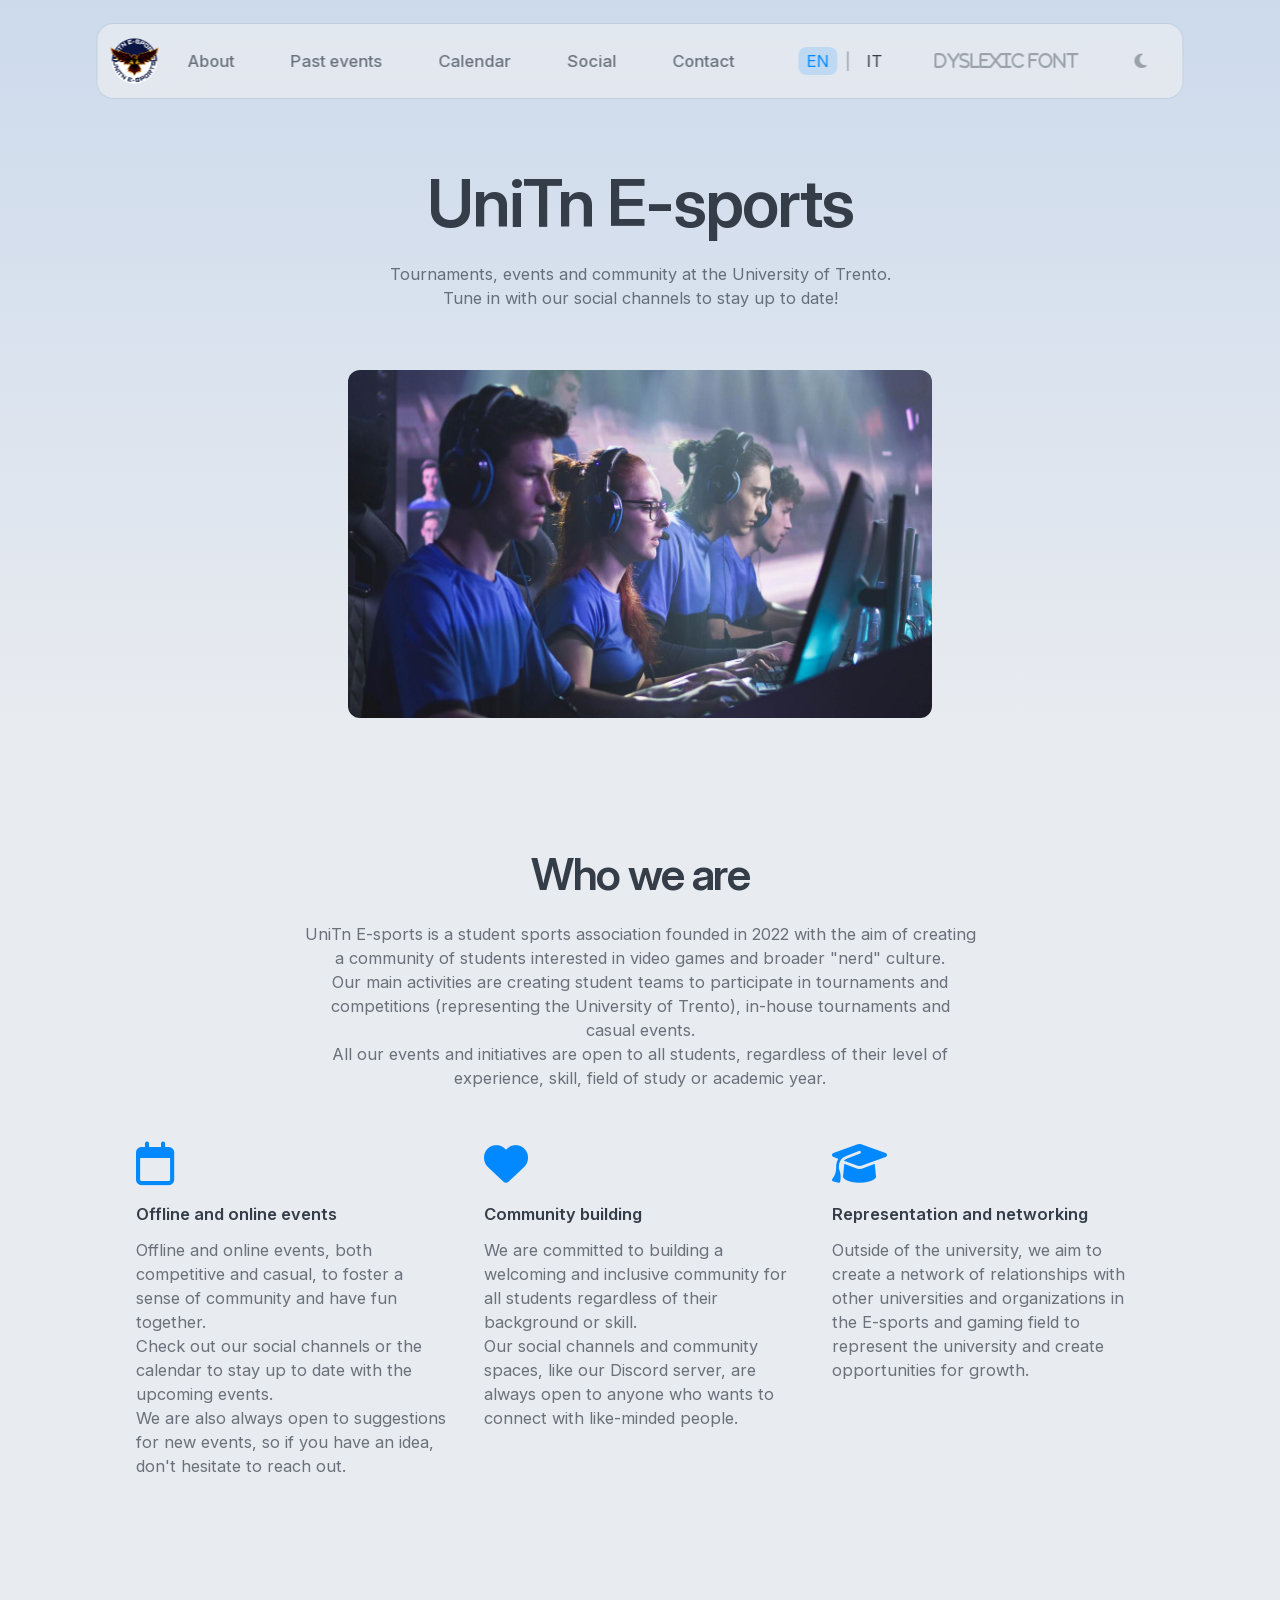
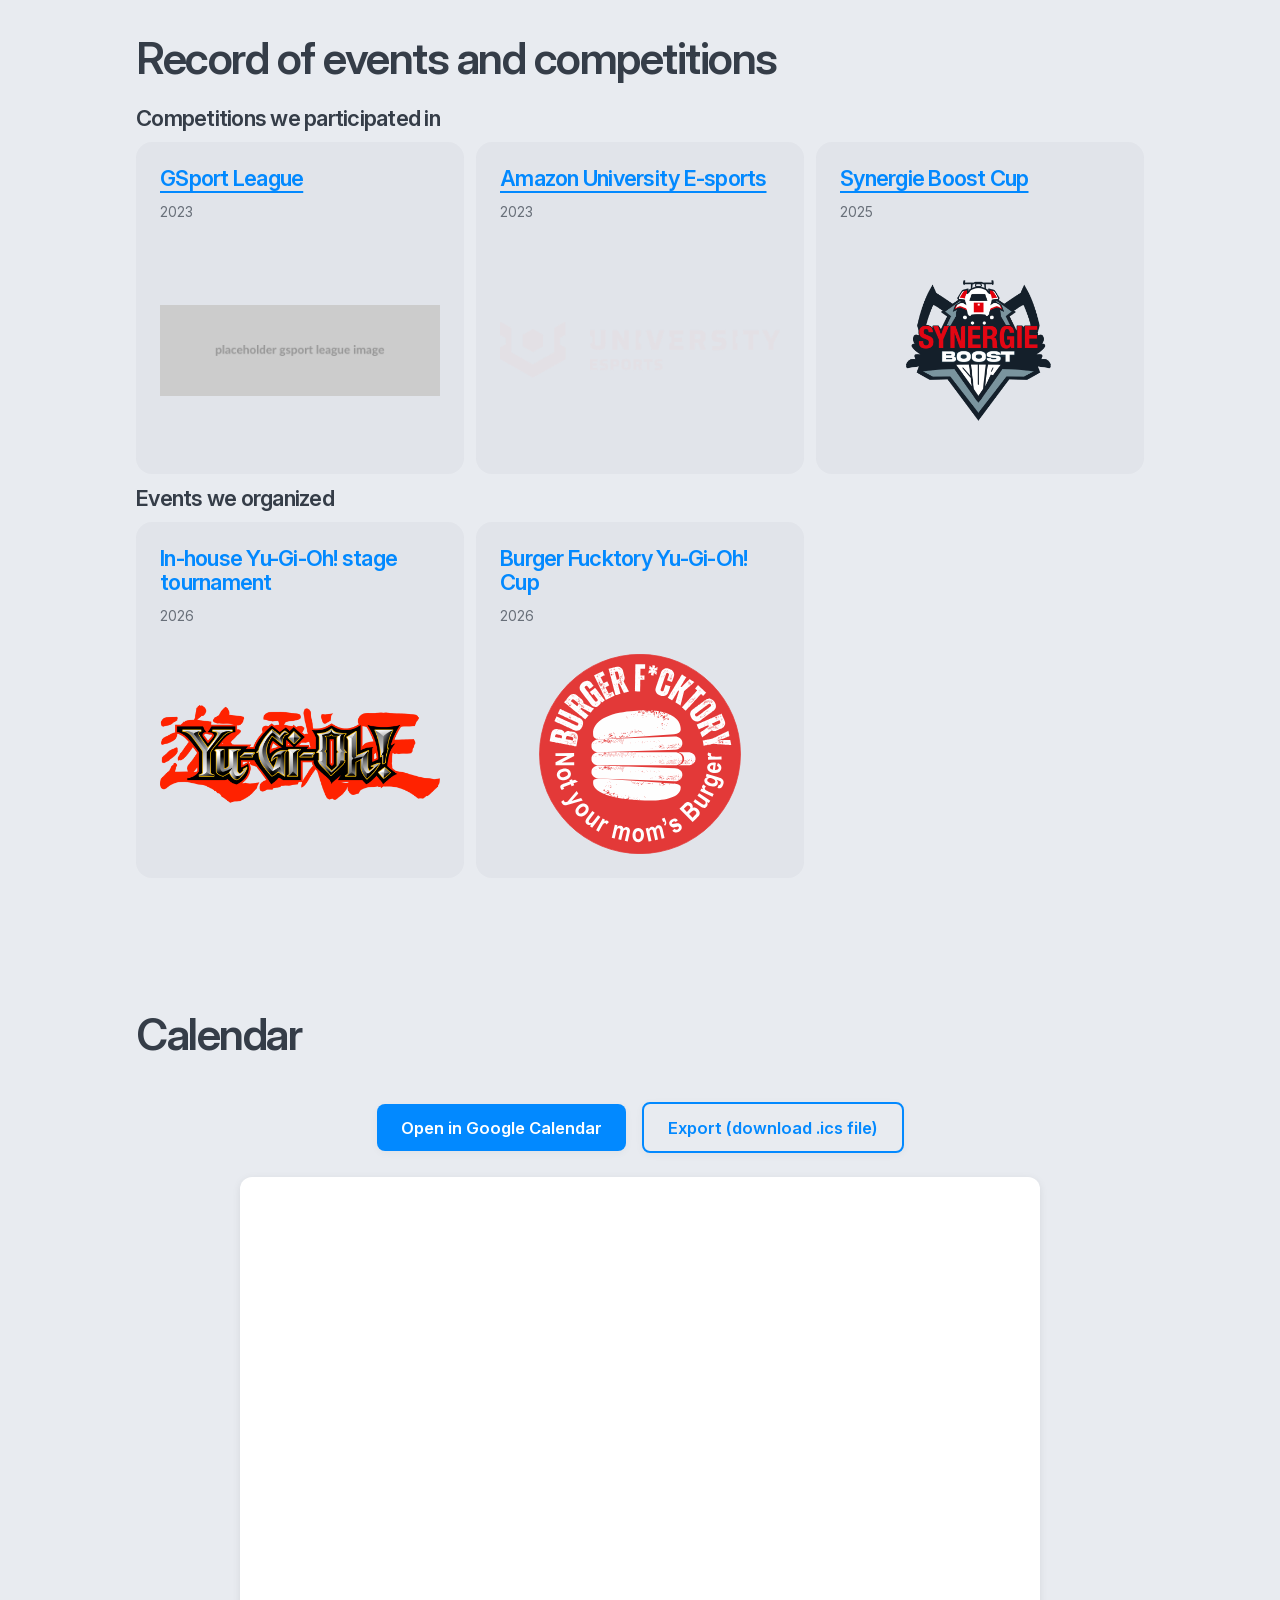
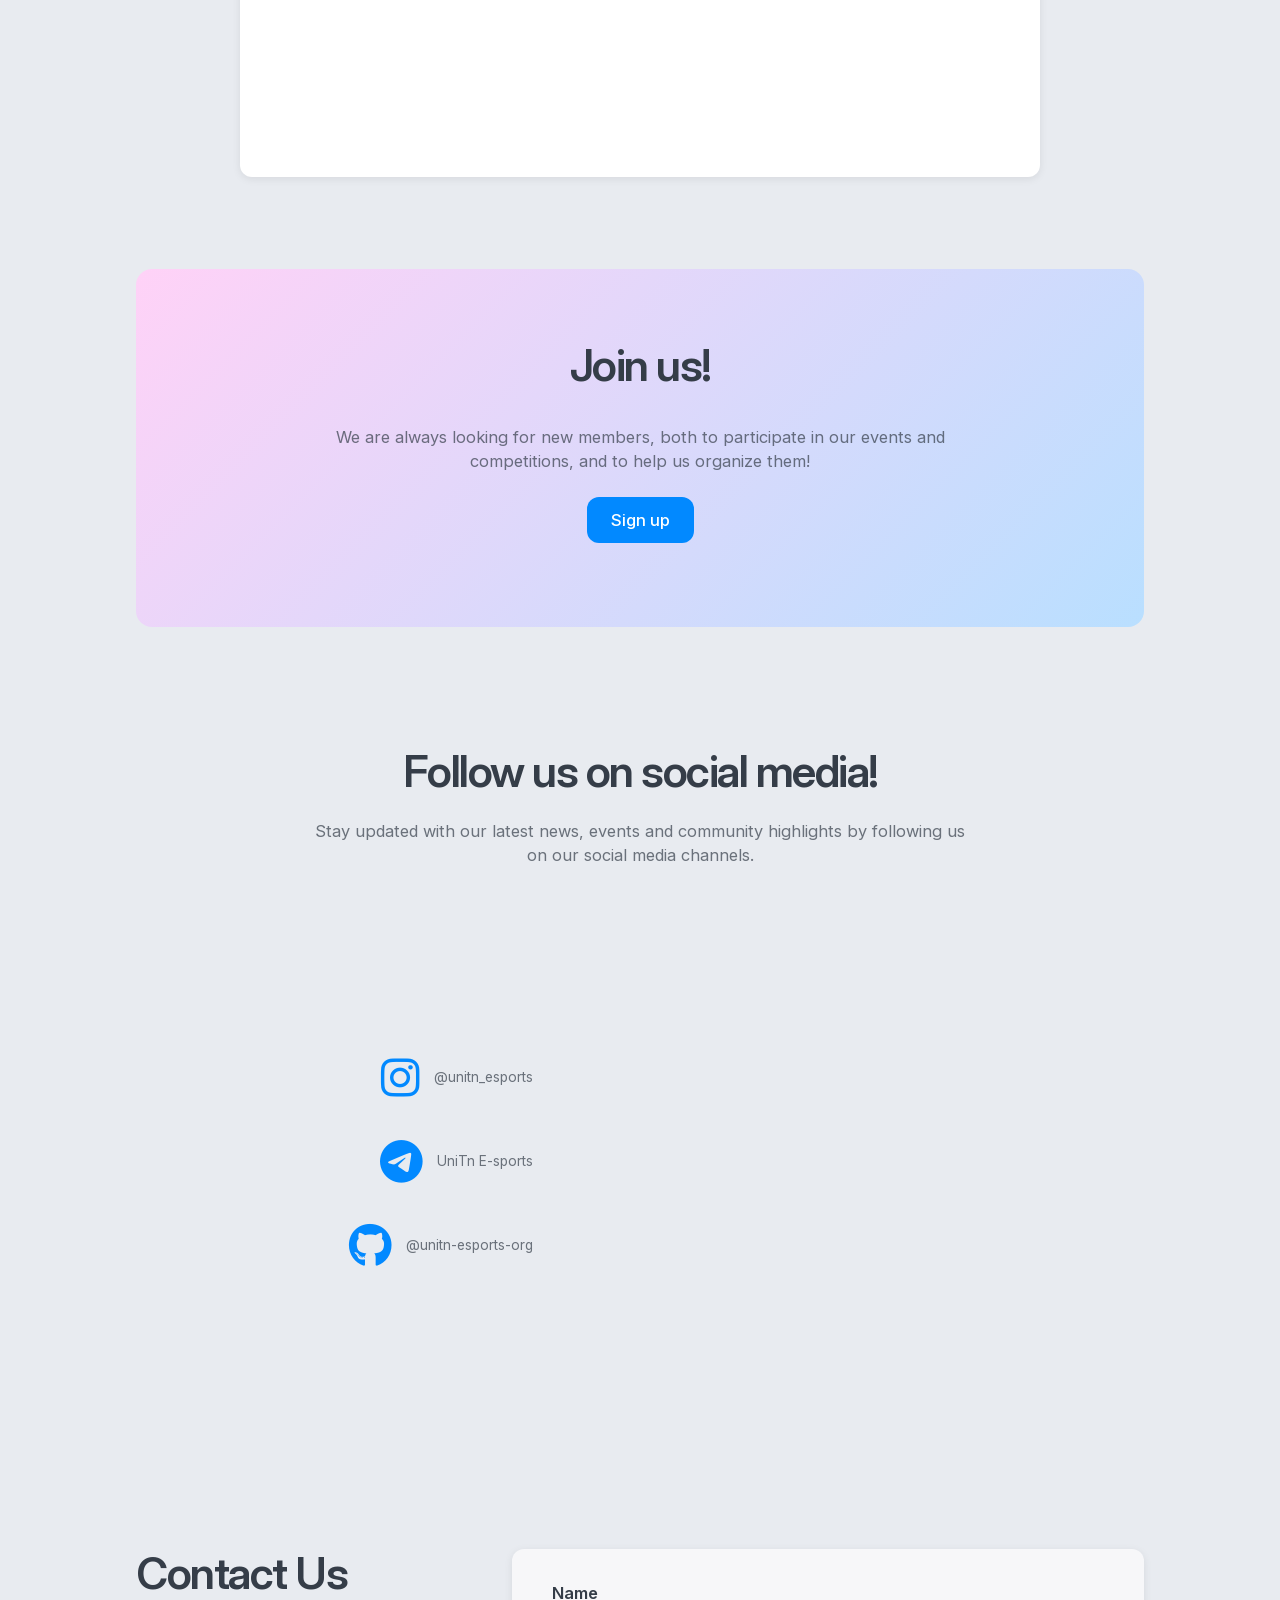
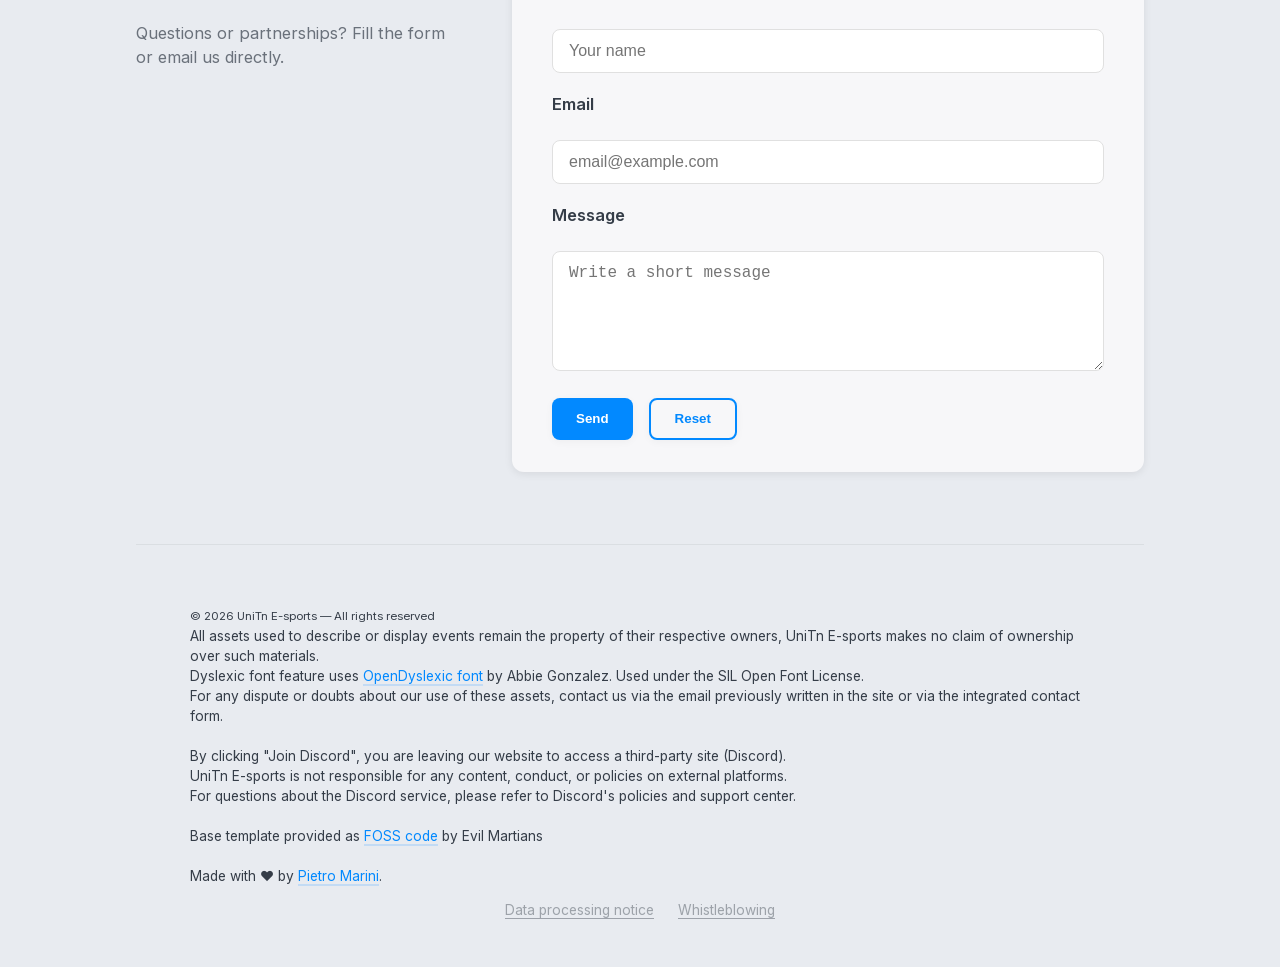
<file: index.html>
<!DOCTYPE html>
<html lang="en" class="theme-light">

<head>
  <!-- Meta tags for SEO -->
  <meta charset="utf-8" />
  <meta name="viewport" content="width=device-width,initial-scale=1" />
  <meta name="description" content="UniTn E-sports is the official University of Trento student association for competitive gaming, tournaments, and esports events. Join our vibrant community!" />
  <meta name="robots" content="index, follow" />
  <link rel="canonical" href="https://unitnesports.it/" />
  <title>UniTn E-sports</title>

  <meta property="og:type" content="website" />
  <meta property="og:url" content="https://unitnesports.it/" />
  <meta property="og:title" content="UniTn E-sports" />
  <meta property="og:description" content="UniTn E-sports is the official University of Trento student association for competitive gaming, tournaments, and esports events. Join our vibrant community!" />
  <meta property="og:image" content="https://unitnesports.it/images/logo_no_bg.png" />
  <meta property="og:site_name" content="UniTn E-sports" />

  <!-- Organization Schema.org -->
  <script type="application/ld+json">
    {
      "@context": "https://schema.org",
      "@type": "CollegeOrUniversity",
      "name": "UniTn E-sports",
      "url": "https://unitnesports.it",
      "logo": "https://unitnesports.it/images/logo_no_bg.png",
      "description": "UniTn E-sports is the official University of Trento student association for competitive gaming, tournaments, and esports events. Join our vibrant community!"
    }
  </script>

  <!-- Favicon and icons -->
  <link rel="icon" href="/images/favicon/favicon.ico" sizes="any" />
  <link rel="icon" type="image/png" href="/images/favicon/favicon-32x32.png" sizes="32x32" />
  <link rel="icon" type="image/png" href="/images/favicon/favicon-16x16.png" sizes="16x16" />
  <link rel="apple-touch-icon" href="/images/favicon/apple-touch-icon.png" />
  <link rel="manifest" href="/images/favicon/site.webmanifest" />

  <!-- Preload fonts -->
  <link rel="preload" href="fonts/InterVariable.woff2" as="font" type="font/woff2" crossorigin />

  <!-- Styles -->
  <link href="fonts/font-awesome-6.7.2/css/all.min.css" rel="stylesheet" />
  <link href="css/index.css" rel="stylesheet" type="text/css" />
  <link href="css/tablet.css" rel="stylesheet" type="text/css" />
  <link href="css/mobile.css" rel="stylesheet" type="text/css" />
  <script src="js/main.js" type="text/javascript" defer></script>
</head>

<body>
  <div class="background-gradient"></div>
  <div class="page-container">
    <header class="nav-container">
      <a href="/" class="nav-brand"><img src="images/logo_no_bg.png" alt="Association logo" /></a>

      <div class="nav-center">
        <nav role="navigation" class="nav-menu" data-navigation>
          <a href="#about" class="nav-link" data-i18n="nav.about">About</a>
          <a href="#past-events" class="nav-link" data-i18n="nav.past-events">Past events</a>
          <a href="#events" class="nav-link" data-i18n="nav.calendar">Events</a>
          <a href="#social" class="nav-link" data-i18n="nav.social">Social</a>
          <a href="#contact" class="nav-link" data-i18n="nav.contact">Contact</a>
          <div class="lang-switch">
            <button class="lang-btn" data-lang="en" aria-label="Switch to English">EN</button>
            <span class="divider">|</span>
            <button class="lang-btn" data-lang="it" aria-label="Switch to Italian">IT</button>
          </div>
          <button id="dyslexic-toggle" class="button ghost compact" aria-label="Enable dyslexic font" aria-pressed="false" title="Enable dyslexic font">
            <span class="fa-solid icon m" aria-hidden="true">Dyslexic font</span>
          </button>
          <button id="theme-toggle" class="button ghost compact theme-toggle-offset" aria-label="Toggle theme">
            <span class="fa-solid fa-sun theme-icon m" id="theme-icon-sun"></span>
            <span class="fa-solid fa-moon theme-icon m" id="theme-icon-moon"></span>
          </button>
        </nav>
      </div>

      <div class="button-group">
        <button class="button ghost compact nav-hamburger" data-mobile-toggle aria-label="Show menu">
          <span class="fa-solid fa-bars icon m"></span>
        </button>
      </div>
    </header>
    <main>
      <section>
        <br><br><br><br> <!-- I don't want to deal anymore with CSS styling orco due so hardcoded spacing is the way -->
        <div class="heading hero centered">
          <h1 class="balanced" data-i18n="hero.title">UniTn E-sports</h1>
          <p class="paragraph m secondary balanced" data-i18n="hero.sub">
            Tournaments, events and community at the University of Trento.<br>
            Tune in with our social channels to stay up to date!
          </p>
        </div>
        <div class="image-wide">
            <img src="images/giocatori.jpg" width="50%" class="hero-main-image"
            alt="Giocatori di e-sports" />
          </div>
      </section>
      <section id="about">
        <div class="heading centered">
          <h2 class="no-top-margin" data-i18n="presentation.h1">Who we are</h2>
          <p class="paragraph m secondary" data-i18n="presentation.p1">
            UniTn E-sports is a student sports association founded in 2022 with the aim of creating a community of students interested in video games and broader "nerd" culture.<br>
            Our main activities are creating student teams that participate in tournaments and competitions (representing the University of Trento), in-house tournaments and casual events.<br>
            All our events and initiatives are open to all students, regardless of their level of experience, skill, field of study or academic year.
          </p>
        </div>
        <div class="cards-with-icons-container">
          <div class="card-with-icon horizontal">
            <div class="fa-regular fa-calendar icon xl color-accent"></div>
            <div class="feature-heading">
              <p class="paragraph m bold">Offline and online events</p>
              <p class="paragraph m secondary" data-i18n="presentation.events">
                Offline and online events, both competitive and casual, to foster a sense of community and have fun together.<br>
                Check out our social channels or the calendar to stay up to date with the upcoming events.<br>
                We are also always open to suggestions for new events, so if you have an idea, don't hesitate to reach out.
              </p>
            </div>
          </div>
          <div class="card-with-icon horizontal">
            <div class="fa-solid fa-heart icon xl color-accent"></div>
            <div class="feature-heading">
              <p class="paragraph m bold">Community building</p>
              <p class="paragraph m secondary" data-i18n="presentation.community">
                We are committed to building a welcoming and inclusive community for all students regardless of their background or skill.<br>
                Our social channels and community spaces, like our Discord server, are always open to anyone who wants to connect with like-minded people.
              </p>
            </div>
          </div>
          <div class="card-with-icon horizontal">
            <div class="fa-solid fa-graduation-cap icon xl color-accent"></div>
            <div class="feature-heading">
              <p class="paragraph m bold">
                Representation and networking
              </p>
              <p class="paragraph m secondary" data-i18n="presentation.representation">
                Outside of the university, we aim to create a network of relationships with other universities and organizations in the E-sports and gaming field to represent the university and create opportunities for growth.
              </p>
            </div>
          </div>
        </div>
      </section>
      <section id="past-events">
        <div class="heading">
          <h2 class="no-top-margin" data-i18n="record.main-title">Record of events and competitions</h2>
        </div>
        <h3 class="no-top-margin" data-i18n="record.competitions-title">Competitions we participated in</h3>
        <div class="grid columns-3 equal-features">
          <div class="feature-card" data-event-modal-key="gsport-league" tabindex="0" role="button" aria-haspopup="dialog" aria-controls="event-modal">
            <div class="feature-heading">
              <h3 class="color-accent no-top-margin" data-i18n="record.gsport-league.h3">GSport League</h3>
              <p class="paragraph s secondary">2023</p>
            </div>
            <img src="images/events/gsports_league.png" alt="GSport League" loading="lazy"/>
          </div>
          <div class="feature-card" data-event-modal-key="amazon-university-esports" tabindex="0" role="button" aria-haspopup="dialog" aria-controls="event-modal">
            <div class="feature-heading">
              <h3 class="color-accent no-top-margin" data-i18n="record.amazon-university-esports.h3">Amazon University E-sports</h3>
              <p class="paragraph s secondary">2023</p>
            </div>
            <img src="images/events/amazon_university_esports.png" alt="Amazon University E-sports" loading="lazy"/>
          </div>
          <div class="feature-card" data-event-modal-key="synergie-rocket-league-cup" tabindex="0" role="button" aria-haspopup="dialog" aria-controls="event-modal">
            <div class="feature-heading">
              <h3 class="color-accent no-top-margin" data-i18n="record.synergie-rocket-league-cup.h3">Synergie Boost Cup</h3>
              <p class="paragraph s secondary">2025</p>
            </div>
            <img src="images/events/synergie-cup-logo.svg" alt="Synergie Boost Cup" loading="lazy"/>
          </div>
        </div>

        <h3 class="no-top-margin" data-i18n="record.organized-title">Events we organized</h3>
          <div class="grid columns-3 equal-features">
            <div class="feature-card" data-event-modal-key="ygo-tournament" tabindex="0" role="button" aria-haspopup="dialog" aria-controls="event-modal">
            <div class="feature-heading">
              <h3 class="color-accent no-top-margin" data-i18n="record.ygo-tournament.h3">UniTN Yu-Gi-Oh! Cup</h3>
              <p class="paragraph s secondary">2026</p>
            </div>
            <img src="images/events/ygo_tournament.webp" loading="lazy" alt="Yu-Gi-Oh! logo" />
            </div>
            <div class="feature-card" data-event-modal-key="bf-ygo-tournament" tabindex="0" role="button" aria-haspopup="dialog" aria-controls="event-modal">
              <div class="feature-heading">
                <h3 class="color-accent no-top-margin" data-i18n="record.bf-ygo-tournament.h3">Burger Fucktory Yu-Gi-Oh! Cup</h3>
                <p class="paragraph s secondary">2026</p>
              </div>
              <img src="images/events/burger_fucktory_logo.svg" loading="lazy" alt="Burger Fucktory Yu-Gi-Oh! Cup" />
            </div>
          </div>
      </section>
      <section id="events">
        <div class="heading">
          <h2 class="no-top-margin" data-i18n="calendar.h1">Upcoming events</h2>
        </div>
        <div class="calendar-embed">
          <div class="calendar-actions">
            <a id="gcalSubscribe" class="btn calendar-link" href="#" target="_blank" data-i18n="calendar.openGcal">Open in Google Calendar</a>
            <a id="icsDownload" class="btn outline calendar-link" href="#" data-i18n="calendar.downloadIcs">Export (download .ics file)</a>
          </div>
          <iframe id="gcalIframe"
            src="https://calendar.google.com/calendar/embed?src=unitn_e-sports%40outlook.it&ctz=Europe%2FRome"
            frameborder="0" scrolling="no"></iframe>
        </div>
      </section>
      <section class="promo-cta">
        <div class="heading centered">
          <h2 data-i18n="call-to-action.h1">Want to become associated?</h2>
          <div class="button-group margin-paragraph centered">
            <p class="paragraph m secondary" data-i18n="call-to-action.desc">
              We are always looking for new members, both to participate in our events and competitions, and to help us organize them!
            </p>
            <a href="https://forms.gle/1zAUvfsMbTQmNchWA" class="button primary" data-i18n="call-to-action.button">Sign Up</a>
          </div>
        </div>
      </section>
      <section id="social">
        <div class="heading centered">
          <h2 class="no-top-margin" data-i18n="social.h1">Follow us on social media!</h2>
          <p class="paragraph m secondary" data-i18n="social.desc">
            Stay up to date with our latest news, events and announcements by following us on our social media channels.
          </p>
        </div>
        <div class="social-discord-row">
          <div class="social-vertical-list">
            <a href="https://www.instagram.com/unitn_esports/" class="icon-link ui s social-link" target="_blank">
              <div class="fa-brands fa-instagram icon xl color-accent"></div>
              <div class="paragraph s secondary social-link-label">@unitn_esports</div>
            </a>
            <a href="https://t.me/+ka6nwbQpS2w3MjVk" class="icon-link ui s social-link" target="_blank">
              <div class="fa-brands fa-telegram icon xl color-accent"></div>
              <div class="paragraph s secondary social-link-label">UniTn E-sports</div>
            </a>
            <a href="https://github.com/unitn-esports-org" class="icon-link ui s social-link" target="_blank">
              <div class="fa-brands fa-github icon xl color-accent"></div>
              <div class="paragraph s secondary social-link-label">@unitn-esports-org</div>
            </a>
          </div>
          <div class="discord-widget-wrap">
              <iframe class="discord-widget-iframe"
                  src="https://discord.com/widget?id=842401657925140551&theme=dark" width="350" height="500"
                  allowtransparency="true" frameborder="0"
                  sandbox="allow-popups allow-popups-to-escape-sandbox allow-same-origin allow-scripts"></iframe>
          </div>
        </div>
      </section>
      <section id="contact">
        <div class="grid columns-1/2-1 gap-xl">
          <div class="heading">
            <h2 class="no-top-margin" data-i18n="contact.h1">Do you have questions?<br>Feel free to reach out.</h2>
            <p class="paragraph m secondary" data-i18n="contact.desc">
              Whether you want to propose an event, reach out to the directors of the association, or just want to say hi, you can contact us via email 
              (<a href="mailto:unitn_e-sports@outlook.it">unitn_e-sports@outlook.it</a>), through the integrated contact form or through our social channels.
            </p>
          </div>
          <div class="card contact-form">
            <form id="contactForm" action="mailto:unitn_e-sports@outlook.it" method="post" enctype="text/plain">
              <label for="name" data-i18n="contact.label.name">Name</label>
                <input id="name" name="name" placeholder="Your name" data-i18n-placeholder="contact.ph.name" required />
                  <label for="email" data-i18n="contact.label.email">Email</label>
                    <input id="email" name="email" type="email" placeholder="email@example.com" data-i18n-placeholder="contact.ph.email" required />
                      <label for="message" data-i18n="contact.label.message">Message</label>
                        <textarea id="message" name="message" rows="5" placeholder="Write a short message" data-i18n-placeholder="contact.ph.message"></textarea>
                          <div class="form-actions">
                            <button type="submit" class="btn contact-btn-send" data-i18n="contact.btn.send">Send</button>
                            <button type="reset" class="btn outline contact-btn-reset" data-i18n="contact.btn.reset">Reset</button>
                          </div>
              </form>
          </div>
        </div>
      </section>
    </main>
    <footer class="footer">
      <div class="footer-menu footer-menu-centered">
        <div class="footer-content-wrap">
          <p class="paragraph s footer-text" data-i18n="footer">
            <small data-i18n=\"footer.copy\">&copy; 2026 UniTn E-sports — All rights reserved</small><br>
            All assets used to describe or display events remain the property of their respective owners, UniTn E-sports makes no claim of ownership over such materials.<br>
            Dyslexic font feature uses <a href=\"https://opendyslexic.org/\" target=\"_blank\" rel=\"noopener noreferrer\">OpenDyslexic font</a> by Abbie Gonzalez. Used under the SIL Open Font License.<br>
            For any dispute or doubts about our use of these assets, contact us via the email previously written in the site or via the integrated contact form.<br><br>
            By clicking \"Join Discord\", you are leaving our website to access a third-party site (Discord).<br>
            UniTn E-sports is not responsible for any content, conduct, or policies on external platforms.<br>
            For questions about the Discord service, please refer to Discord's policies and support center.<br><br>
            Base template provided as <a href=\"https://github.com/evilmartians/devtool-template\" target=\"_blank\">FOSS code</a> by Evil Martians<br><br>
            Made with ❤️ by <a href=\"https://github.com/marini-pietro\" target=\"_blank\">Pietro Marini</a>.
          </p>
          <div class="link-list-horizontal footer-links-row">
            <a href="https://docs.google.com/document/d/1l3nuQs8Y8GcIAx6OzGMqUU-exDNOYUm7yGDiTiGnRu8/edit?usp=sharing" class="ui s tertiary footer-links-anchor">Data processing notice</a>
            <a href="whistleblowing.html" class="ui s tertiary footer-links-anchor">Whistleblowing</a>
          </div>
        </div>
      </div>
    </footer>
  </div>

  <div id="event-modal" class="event-modal" aria-hidden="true" hidden>
    <div class="event-modal-backdrop" data-modal-close></div>
    <div class="event-modal-dialog" role="dialog" aria-modal="true" aria-labelledby="event-modal-title" aria-describedby="event-modal-body" tabindex="-1">
      <button type="button" class="event-modal-close button ghost compact" data-modal-close aria-label="Close modal">×</button>
      <div class="event-modal-media">
        <img id="event-modal-image" alt="" loading="lazy" />
      </div>
      <div class="event-modal-content" id="event-modal-body">
        <h3 id="event-modal-title" class="no-top-margin"></h3>
        <div class="event-modal-meta">
          <p class="paragraph s secondary event-modal-row"><span class="event-modal-label" data-i18n="modal.date">Date:</span> <span id="event-modal-date"></span></p>
          <p class="paragraph s secondary event-modal-row"><span class="event-modal-label" data-i18n="modal.participants">Participants:</span> <span id="event-modal-participants"></span></p>
          <p class="paragraph s secondary event-modal-row"><span class="event-modal-label" data-i18n="modal.description">Description:</span> <span id="event-modal-description"></span></p>
        </div>
        <div id="event-modal-extras" class="event-modal-extras"></div>
      </div>
    </div>
  </div>
</body>
</html>
</file>
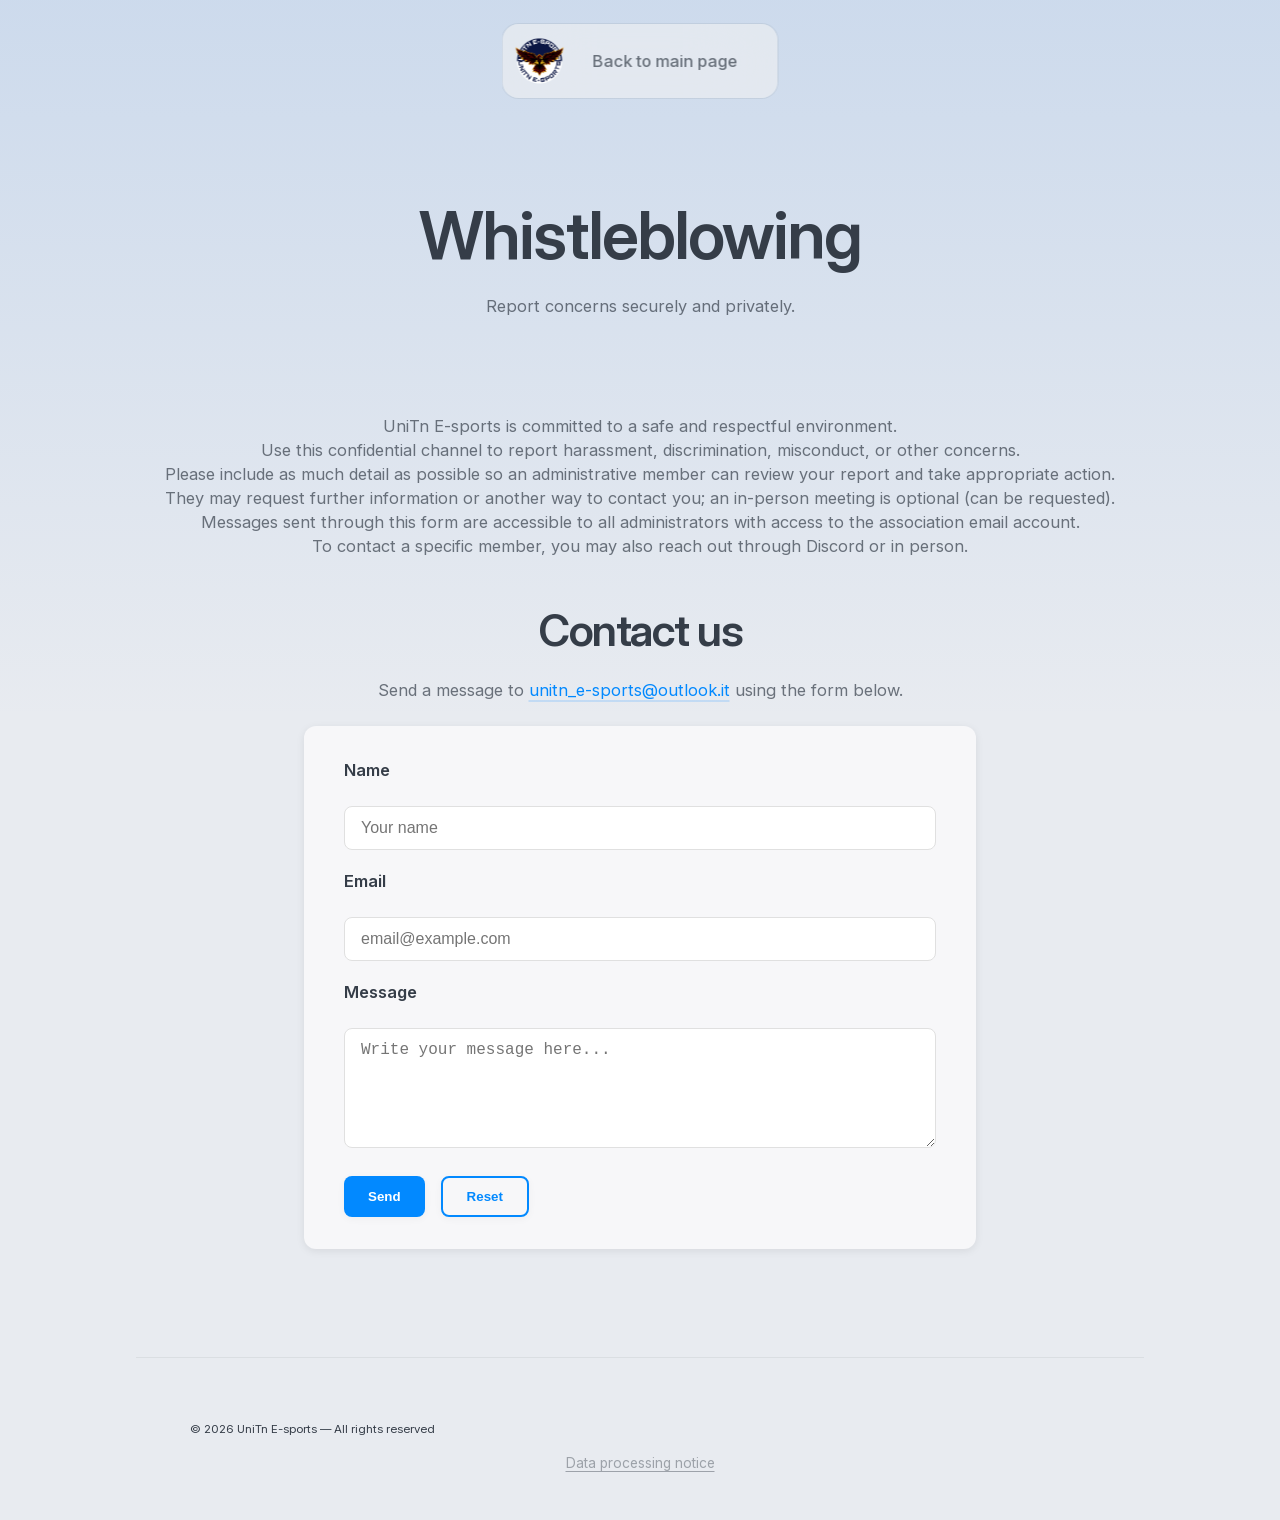
<file: whistleblowing.html>
<!DOCTYPE html>
<html lang="en" class="theme-light">

<head>
  <meta charset="utf-8" />
  <meta name="viewport" content="width=device-width,initial-scale=1" />
  <meta name="description" content="Whistleblowing contact page for UniTn E-sports." />
  <meta name="robots" content="index, follow" />
  <link rel="canonical" href="https://unitnesports.it/whistleblowing.html" />
  <title data-i18n="whistleblowing.pageTitle">Whistleblowing | UniTn E-sports</title>

  <link rel="icon" href="/images/favicon/favicon.ico" sizes="any" />
  <link rel="icon" type="image/png" href="/images/favicon/favicon-32x32.png" sizes="32x32" />
  <link rel="icon" type="image/png" href="/images/favicon/favicon-16x16.png" sizes="16x16" />
  <link rel="apple-touch-icon" href="/images/favicon/apple-touch-icon.png" />
  <link rel="manifest" href="/images/favicon/site.webmanifest" />

  <link rel="preload" href="fonts/InterVariable.woff2" as="font" type="font/woff2" crossorigin />

  <link href="fonts/font-awesome-6.7.2/css/all.min.css" rel="stylesheet" />
  <link href="css/index.css" rel="stylesheet" type="text/css" />
  <link href="css/tablet.css" rel="stylesheet" type="text/css" />
  <link href="css/mobile.css" rel="stylesheet" type="text/css" />
  <link href="css/whistleblowing.css" rel="stylesheet" type="text/css" />
  <script src="js/main.js" type="text/javascript" defer></script>
</head>

<body>
  <div class="background-gradient"></div>
  <div class="page-container">
    <header class="nav-container">
      <a href="index.html" class="nav-brand" aria-label="Return to the main page">
        <img src="images/logo_no_bg.png" alt="Association logo" />
      </a>

      <div class="nav-center">
        <nav role="navigation" class="nav-menu" data-navigation aria-label="Page navigation">
          <a href="index.html" class="nav-link" data-i18n="whistleblowing.back">Back to main page</a>
        </nav>
      </div>

      <div class="button-group">
        <button class="button ghost compact nav-hamburger" data-mobile-toggle aria-label="Show menu" aria-expanded="false">
          <span class="fa-solid fa-bars icon m" aria-hidden="true"></span>
        </button>
      </div>
    </header>

    <main class="whistleblowing-main">
      <section>
        <div class="heading hero centered whistleblowing-hero">
          <h1 class="balanced" data-i18n="whistleblowing.title">Whistleblowing</h1>
          <p class="paragraph m secondary balanced" data-i18n="whistleblowing.subtitle">
            Report concerns securely and privately.
          </p>
        </div>

        <p class="paragraph m secondary centered" data-i18n="whistleblowing.description">
          UniTn E-sports is committed to a safe and respectful environment.<br>
          Use this confidential channel to report harassment, discrimination, misconduct, or other concerns.<br>
          Please include as much detail as possible so an administrative member can review your report and take appropriate action.<br>
          They may request further information or another way to contact you; an in-person meeting is optional (can be requested).<br>
          Messages sent through this form are accessible to all administrators with access to the association email account.<br>
          To contact a specific member, you may also reach out through Discord or in person.
        </p>

        <div class="whistleblowing-contact">
          <div class="heading centered">
            <h2 class="no-top-margin" data-i18n="whistleblowing.contactTitle">Contact us</h2>
            <p class="paragraph m secondary" data-i18n="whistleblowing.contactText">
              Send a message to
              <a href="mailto:unitn_e-sports@outlook.it">unitn_e-sports@outlook.it</a>
              using the form below.
            </p>
          </div>
          <div class="card contact-form">
            <form id="contactForm" data-subject-prefix="Whistleblowing report" action="mailto:unitn_e-sports@outlook.it?subject=Whistleblowing%20report" method="post" enctype="text/plain">
              <label for="name" data-i18n="whistleblowing.label.name">Name</label>
              <input id="name" name="name" placeholder="Your name" data-i18n-placeholder="whistleblowing.placeholder.name" required />

              <label for="email" data-i18n="whistleblowing.label.email">Email</label>
              <input id="email" name="email" type="email" placeholder="email@example.com" data-i18n-placeholder="whistleblowing.placeholder.email" required />

              <label for="message" data-i18n="whistleblowing.label.message">Message</label>
              <textarea id="message" name="message" rows="5" placeholder="Write your message here..." data-i18n-placeholder="whistleblowing.placeholder.message"></textarea>

              <div class="form-actions">
                <button type="submit" class="btn contact-btn-send" data-i18n="whistleblowing.button.send">Send</button>
                <button type="reset" class="btn outline contact-btn-reset" data-i18n="whistleblowing.button.reset">Reset</button>
              </div>
            </form>
          </div>
        </div>
      </section>
    </main>

    <footer class="footer">
      <div class="footer-menu footer-menu-centered">
        <div class="footer-content-wrap">
          <p class="paragraph s footer-text">
            <small data-i18n="whistleblowing.copyright">&copy; 2026 UniTn E-sports — All rights reserved</small>
          </p>
          <div class="link-list-horizontal footer-links-row">
            <a href="https://docs.google.com/document/d/1l3nuQs8Y8GcIAx6OzGMqUU-exDNOYUm7yGDiTiGnRu8/edit?usp=sharing" class="ui s tertiary footer-links-anchor" data-i18n="whistleblowing.dataNotice">Data processing notice</a>
          </div>
        </div>
      </div>
    </footer>
  </div>
</body>

</html>
</file>
<file: css/index.css>
/* Equal feature grid for past events (all cards/images same size) */
.equal-features {
  grid-template-columns: repeat(3, 1fr);
}
.equal-features .feature-card {
  height: 100%;
  display: flex;
  flex-direction: column;
  align-items: stretch;
  justify-content: flex-start;
}
.equal-features .feature-card img {
  width: 100%;
  object-fit: contain;
  border-radius: 8px;
  flex-grow: 1;
}
/* Equal feature grid for past events */
.equal-features {
  grid-template-columns: repeat(3, 1fr);
}
.equal-features .feature-card {
  height: 100%;
  display: flex;
  flex-direction: column;
  align-items: stretch;
  justify-content: flex-start;
}
.equal-features .feature-card img {
  width: 100%;
  object-fit: contain;
  border-radius: 8px;
  flex-grow: 1;
  max-height: 200px;
  display: block;
  margin: 0 auto;
}
/* Language Switcher Styles */
.lang-switch {
  display: flex;
  align-items: center;
  gap: 8px;
  margin-left: 24px;
}
.lang-btn {
  background: none;
  border: none;
  color: var(--color-text-primary);
  font-family: var(--font-text);
  font-size: var(--font-size-m);
  cursor: pointer;
  padding: 4px 8px;
  border-radius: var(--radius-s);
  transition: background 0.2s, color 0.2s;
}
.lang-btn:hover, .lang-btn.active {
  background: var(--color-accent-b);
  color: var(--color-accent);
}
.divider {
  color: var(--color-text-tertiary);
  font-size: var(--font-size-m);
  user-select: none;
}

/* Social & Discord Section Layout */
.social-discord-row {
  display: flex;
  flex-direction: row;
  justify-content: center;
  align-items: flex-start;
  gap: 48px;
  margin-top: 32px;
  width: 100%;
  min-height: 500px;
}

.social-vertical-list {
  display: flex;
  flex-direction: column;
  gap: 32px;
  align-items: flex-end;
  justify-content: center;
  height: 500px;
  flex: 0 0 auto;
}
/* Ensure Discord widget is always on the right and top-aligned */
.footer-discord-center {
  display: flex;
  flex-direction: column;
  align-items: flex-end;
  justify-content: flex-start;
  height: 500px;
  flex: 0 0 auto;
}

.social-link {
  display: flex;
  align-items: center;
  text-decoration: none;
}

.social-link-label {
  margin-left: 8px;
}
/* Calendar Actions Styles */
.calendar-embed {
  display: flex;
  flex-direction: column;
  align-items: center;
  width: 100%;
  margin: 2rem 0;
}

.calendar-actions {
  display: flex;
  flex-direction: row;
  justify-content: center;
  align-items: center;
  gap: 1rem;
  margin-bottom: 1.5rem;
  width: 100%;
}

.calendar-embed iframe {
  width: 100%;
  max-width: 800px;
  height: 600px;
  border: 0;
  background: #fff;
  border-radius: 12px;
  box-shadow: 0 2px 8px rgba(0,0,0,0.08);
}

.calendar-embed {
  display: flex;
  justify-content: center;
  align-items: center;
  width: 100%;
  margin: 2rem 0;
}

.calendar-embed iframe {
  width: 100%;
  max-width: 800px;
  height: 600px;
  border: 0;
  background: #fff;
  border-radius: 12px;
  box-shadow: 0 2px 8px rgba(0,0,0,0.08);
}
@font-face {
  font-family: Inter Variable;
  src: url("../fonts/InterVariable.woff2") format("woff2");
  font-weight: 100 900;
  font-style: normal;
  font-display: swap;
}

@font-face {
  font-family: Inter Variable;
  src: url("../fonts/InterVariable-Italic.woff2") format("woff2");
  font-weight: 100 900;
  font-style: italic;
  font-display: swap;
}

@font-face {
  font-family: JetBrains Mono;
  src: url("../fonts/JetBrainsMono-VariableFont_wght.ttf") format("woff2");
  font-weight: 100 900;
  font-style: normal;
  font-display: swap;
}

@font-face {
  font-family: OpenDyslexic;
  src: url("../fonts/opendyslexic-0.91.12/OpenDyslexic-Regular.woff2") format("woff2");
  font-weight: 400;
  font-style: normal;
  font-display: swap;
}

:root {
  /** There features 
  These are values that determine the overall look of the theme.
  - Saturation controls how much of accent color will be mixed into text, background, and surface colors.
  - Contrast controls how contrast the text colors will be.
  */
  --theme-hue: 255;
  --theme-saturation: 0.2; /* 0...1 where 0 means grayscale colors; 1 means fully saturated colors */
  --theme-contrast: 0.8; /* 0...1 where 0 means low contrast; 1 means high contrast, black-n-white in fact */

  /* Fonts */
  --font-text: "Inter Variable", Arial, sans-serif;
  --font-mono: "JetBrains Mono", "Courier New", Courier, monospace;

  /* Font sizes */
  --font-size-s: 13.75px;
  --font-size-m: 16.5px;
  --font-size-l: 22px;
  --font-size-xl: 44px;
  --font-size-xxl: 66px;

  /* Font weights */
  --header-font-weight: 600;
  --ui-button-font-weight: 500;

  /* Paragraph */
  --line-height-paragraph-s: 20px;
  --line-height-paragraph-m: 24px;
  --line-height-paragraph-l: 28px;
  --letter-spacing-paragraph-l: -0.4px;
  --line-height-paragraph-xl: 52px;
  --letter-spacing-paragraph-xl: -1px;
  --line-height-ui-s: 16px;
  --line-height-ui-m: 22px;

  /* Headers */
  --line-height-h1: 70px;
  --letter-spacing-h1: -2px;
  --line-height-h2: 48px;
  --letter-spacing-h2: -1.5px;
  --line-height-h3: 24px;
  --letter-spacing-h3: -0.75px;
  --line-height-h4: 18px;

  /* Spacing */
  --space-default: 12px;
  --space-button-s-vertical: 8px;
  --space-button-s-horizontal: 16px;
  --space-button-m-vertical: 12px;
  --space-button-m-horizontal: 24px;
  --space-section: 60px;
  --space-card-m: 24px;

  /* Border radii */
  --radius-xs: 4px;
  --radius-s: 8px;
  --radius-m: 12px;
  --radius-l: 16px;

  /* Colors */
  --color-background: white;
  --color-surface: #99a3ae14;
  --color-text-primary: #363e48;
  --color-text-secondary: #757a7f;
  --color-text-tertiary: #a7acb2;
  --color-accent: #0081ff;
  --color-accent-hover: #0088f0d9;
  --color-accent-b: #0081ff29;
  --color-accent-b-hover: #0088f033;
  --color-on-accent: white;
  --color-border-level-2: #99a3ae29;
  --color-border-level-3: #99a3ae52;
  --color-background-blur: #ffffffe6;
  --color-gradient-bg-start: #0081ff14;
  --color-gradient-bg-end: #0081ff00;
  --color-gradient-promo-start: #800069;
  --color-gradient-promo-end: #005196;

  /* Contact form theme variables */
  --color-bg-card: #f7f7f9;
  --color-form-border: #e0e0e0;
  --color-form-input-bg: #fff;
  --color-form-input-text: #222;
  --color-form-label: var(--color-text-primary);
  --color-form-border-focus: var(--color-accent);
}

html.font-dyslexic {
  --font-text: "OpenDyslexic", "Inter Variable", Arial, sans-serif;
  --line-height-paragraph-s: 22px;
  --line-height-paragraph-m: 26px;
}

.theme-light {
  /* Base color
  Simply provide your value and the whole theme will be recalculated automatically.
  Default value is in OKLCH because it produces richer P3 colors, however you can use any color format. 
  */
  --color-accent: oklch(0.64 0.21 var(--theme-hue));

  /* Relative colors 
  These colors are calculated based on the accent color and saturation/contrast values.
  Also able to provide exact values to override them.
  */
  --color-background-l: calc(0.7 + 0.3 * var(--theme-contrast));
  --color-background: oklch(
    from var(--color-accent) var(--color-background-l)
      calc((1 - var(--color-background-l)) * 0.6 * var(--theme-saturation)) h
  );
  --color-background-blur: oklch(from var(--color-background) l c h / 0.8);

  --color-text-primary-l: calc(0.4 - 0.4 * pow(var(--theme-contrast), 10));
  --color-text-primary: oklch(
    from var(--color-accent) var(--color-text-primary-l)
      calc(var(--color-text-primary-l) * 0.3 * var(--theme-saturation)) h
  );

  --color-text-secondary: oklch(from var(--color-text-primary) l c h / 0.7);
  --color-text-tertiary: oklch(from var(--color-text-primary) l c h / 0.42);
  --color-accent-hover: oklch(from var(--color-accent) calc(l - 0.05) c h);
  --color-accent-b: oklch(from var(--color-accent) l c h / 0.16);
  --color-accent-b-hover: oklch(from var(--color-accent-b) calc(l - 0.1) c h);

  --color-surface: oklch(from var(--color-text-primary) l c h / 0.04);
  --color-on-accent: white;
  --color-border-level-2: oklch(from var(--color-text-primary) l c h / 0.08);
  --color-border-level-3: oklch(from var(--color-text-primary) l c h / 0.16);

  --color-gradient-bg-start: oklch(
    from var(--color-accent) l calc(0.3 * pow(var(--theme-saturation), 0.5)) h /
      calc(0.5 - 0.5 * pow(var(--theme-contrast), 2))
  );
  --color-gradient-bg-end: oklch(from var(--color-gradient-bg-start) l c h / 0);

  --color-gradient-promo-start: #ffd2f7;
  --color-gradient-promo-end: #b9dfff;

  --color-bg-card: #f7f7f9;
  --color-form-border: #e0e0e0;
  --color-form-input-bg: #fff;
  --color-form-input-text: #222;
  --color-form-label: var(--color-text-primary);
  --color-form-border-focus: var(--color-accent);
}

.theme-dark {
  color-scheme: dark;

  /* Base color
  Simply provide your value and the whole theme will be recalculated automatically.
  Default value is in OKLCH because it produces richer P3 colors, however you can use any color format. 
  */
  --color-accent: oklch(0.53 0.22 var(--theme-hue));

  /* Relative colors 
  These colors are calculated based on the accent color and saturation/contrast values.
  Also able to provide exact values to override them.
  */
  --color-background-l: calc(0.35 - 0.35 * pow(var(--theme-contrast), 4));
  --color-background: oklch(
    from var(--color-accent) var(--color-background-l)
      calc(var(--color-background-l) * 0.3 * var(--theme-saturation)) h
  );
  --color-background-blur: oklch(from var(--color-background) l c h / 0.9);

  --color-text-primary-l: calc(0.7 + 0.3 * pow(var(--theme-contrast), 0.8));
  --color-text-primary: oklch(
    from var(--color-accent) var(--color-text-primary-l)
      calc((1 - var(--color-text-primary-l)) * 0.6 * var(--theme-saturation)) h
  );

  --color-text-secondary: oklch(from var(--color-text-primary) l c h / 0.7);
  --color-text-tertiary: oklch(from var(--color-text-primary) l c h / 0.5);
  --color-accent-hover: oklch(from var(--color-accent) calc(l + 0.05) c h);
  --color-accent-b: oklch(from var(--color-accent) l c h / 0.16);
  --color-accent-b-hover: oklch(
    from var(--color-accent-border) calc(l + 0.1) c h
  );

  --color-surface: oklch(from var(--color-text-primary) l c h / 0.04);
  --color-on-accent: white;
  --color-border-level-2: oklch(from var(--color-text-primary) l c h / 0.08);
  --color-border-level-3: oklch(from var(--color-text-primary) l c h / 0.16);

  --color-gradient-bg-start: oklch(
    from var(--color-accent) l calc(0.3 * pow(var(--theme-saturation), 0.5)) h /
      calc(0.5 - 0.5 * pow(var(--theme-contrast), 2))
  );
  --color-gradient-bg-end: oklch(from var(--color-gradient-bg-start) l c h / 0);

  --color-gradient-promo-start: #800069;
  --color-gradient-promo-end: #005196;

  --color-bg-card: #23242a;
  --color-form-border: #444857;
  --color-form-input-bg: #181920;
  --color-form-input-text: #f7f7f9;
  --color-form-label: var(--color-text-primary);
  --color-form-border-focus: var(--color-accent);
}

.page-container {
  max-width: 1008px;
  min-height: 100vh;
  margin: 0 auto;
  display: flex;
  flex-direction: column;
}

* {
  box-sizing: border-box;
}

html,
body {
  margin: 0;
}

body {
  background-color: var(--color-background);
  font-family: var(--font-text);
  color: var(--color-text-primary);
  font-size: var(--font-size-m);
  line-height: var(--line-height-paragraph-m);
}

/* Headers */
h1,
h2,
h3,
h4 {
  font-weight: var(--header-font-weight);
  margin: var(--space-default) 0;
}

h1 {
  font-size: var(--font-size-xxl);
  line-height: var(--line-height-h1);
  letter-spacing: var(--letter-spacing-h1);
}

h2 {
  font-size: var(--font-size-xl);
  line-height: var(--line-height-h2);
  letter-spacing: var(--letter-spacing-h2);
}

h3 {
  font-size: var(--font-size-l);
  line-height: var(--line-height-h3);
  letter-spacing: var(--letter-spacing-h3);
}

h4 {
  font-size: var(--font-size-m);
  line-height: var(--line-height-h4);
  letter-spacing: var(--letter-spacing-h4);
}

p {
  margin: var(--space-default) 0;
}

a {
  color: var(--color-accent);
  text-underline-offset: 0px;
  text-decoration: underline;
  text-decoration-color: var(--color-accent-b);
  text-decoration-skip-ink: none;
  text-underline-position: under;
  text-decoration-thickness: 2px;

  &.tertiary {
    color: var(--color-text-tertiary);
    text-decoration: none;

    &:hover {
      color: var(--color-text-secondary);
    }
  }
}

a:hover {
  color: var(--color-accent-hover);
}

ul,
ol {
  margin: 16px 0;
  padding-left: 40px;
}

li {
  margin: 8px 0;
}

img {
  vertical-align: middle;
  max-width: 100%;
  display: inline-block;
}

section {
  padding: var(--space-section) 0;
}

.eyebrow {
  display: inline-flex;
  margin-bottom: var(--space-default);
  border: 1px solid var(--color-border-level-3);
  border-radius: var(--radius-l);
  background-color: var(--color-surface);
  color: var(--color-text-secondary);
  font-size: var(--font-size-s);
  text-align: center;
  object-fit: fill;
  flex-flow: row;
  justify-content: center;
  align-items: center;
  margin-right: auto;
  margin-left: auto;
  padding: 2px 12px;
  text-decoration: none;

  &:hover {
    color: var(--color-text-primary);
  }
}

.heading {
  margin-bottom: var(--space-default);
  flex-direction: column;
  max-width: 672px;
  display: flex;

  &.hero {
    padding-bottom: 36px;
  }

  &.centered {
    text-align: center;
    margin-right: auto;
    margin-left: auto;
  }
}

.no-top-margin {
  margin-top: 0;
}

.balanced {
  text-wrap: balance;
}

.content {
  padding: var(--space-section) 0;
  max-width: 720px;
}

/* Text */
.paragraph {
  &.s {
    font-size: var(--font-size-s);
    line-height: var(--line-height-paragraph-s);
  }

  &.m {
    font-size: var(--font-size-m);
    line-height: var(--line-height-paragraph-m);
  }

  &.l {
    font-size: var(--font-size-l);
    line-height: var(--line-height-paragraph-l);
    letter-spacing: var(--letter-spacing-paragraph-l);
  }

  &.xl {
    font-size: var(--font-size-xl);
    line-height: var(--line-height-paragraph-xl);
    letter-spacing: var(--letter-spacing-paragraph-xl);
  }

  &.bold {
    font-weight: 600;
  }
}

/* Styles for UI elements */
.ui {
  &.s {
    font-size: var(--font-size-s);
    line-height: var(--line-height-ui-s) !important;
  }

  &.m {
    font-size: var(--font-size-m);
    line-height: var(--line-height-ui-m) !important;
  }

  &.pseudo-link,
  .pseudo-link {
    text-decoration: underline;
    text-decoration-color: var(--color-accent-b);
    text-decoration-thickness: 2px;
  }
}

/* Buttons */
.button {
  display: flex;
  gap: 8px;
  cursor: pointer;
  border: none;
  text-decoration: none;
  background: transparent;
  padding: var(--space-button-m-vertical) var(--space-button-m-horizontal);
  font-size: var(--font-size-m);
  line-height: var(--line-height-ui-m);
  font-weight: var(--ui-button-font-weight);
  text-align: center;
  border-radius: var(--radius-m);
  justify-content: center;
  align-items: center;

  &.primary {
    background-color: var(--color-accent);
    color: var(--color-on-accent);

    &:hover {
      background-color: var(--color-accent-hover);
      color: var(--color-on-accent);
    }
  }

  &.secondary {
    background-color: var(--color-accent-b);
    color: var(--color-accent);

    &:hover {
      background-color: var(--color-accent-b-hover);
    }
  }

  &.tertiary {
    box-shadow: inset 0 0 0 1px var(--color-border-level-3);
    color: var(--color-text-secondary);

    &:hover {
      background-color: var(--color-surface);
      color: var(--color-text-primary);
    }
  }

  &.ghost {
    background: transparent;
    padding: var(--space-button-m-vertical) var(--space-button-m-horizontal);
    color: var(--color-text-primary);

    &:hover {
      background-color: var(--color-border-level-2);
      color: var(--color-on-accent);
    }

    &.active {
      background-color: var(--color-border-level-3);
    }

    &.compact {
      padding: var(--space-button-s-vertical) 12px;
    }
  }

  &.compact {
    padding: var(--space-button-s-vertical) var(--space-button-s-horizontal);
    border-radius: var(--radius-s);
  }
}

/* Button groups */
.button-group {
  display: flex;
  gap: 12px;
  flex-wrap: wrap;
  align-items: center;

  &.margin-paragraph {
    margin: var(--space-default) 0;
  }

  &.centered {
    justify-content: center;
    align-items: center;
  }

  &.stacked {
    flex-direction: column;
    align-items: justify;

    & .button {
      width: 100%;
    }
  }
}

/* Links */
.icon-link {
  gap: 6px;
  color: var(--color-accent);
  align-items: center;
  text-decoration: none;
  display: flex;

  &:hover {
    color: var(--color-accent-hover);
  }
}

.link-list {
  display: flex;
  flex-direction: column;
  align-items: flex-start;
  gap: 16px;
  padding-top: 12px;
}

.link-list-horizontal {
  display: flex;
  gap: var(--space-button-m-horizontal);
}

/* Icons */
.icon {
  display: flex !important;
  align-items: center;
  line-height: inherit !important;
  color: var(--color-text-tertiary);

  &.s {
    font-size: var(--font-size-s);
  }

  &.m {
    font-size: var(--font-size-m);
  }

  &.l {
    font-size: var(--font-size-l);
  }

  &.xl {
    font-size: var(--font-size-xl);
    line-height: var(--line-height-paragraph-xl) !important;
  }
}

.theme-icon {
  align-items: center;
  line-height: inherit !important;
  color: var(--color-text-tertiary);

  &.s {
    font-size: var(--font-size-s);
  }

  &.m {
    font-size: var(--font-size-m);
  }

  &.l {
    font-size: var(--font-size-l);
  }

  &.xl {
    font-size: var(--font-size-xl);
    line-height: var(--line-height-paragraph-xl) !important;
  }
}

.equal-features {
  grid-template-columns: repeat(3, 1fr);
}

.equal-features .feature-card {
  height: 100%;
  display: flex;
  flex-direction: column;
  align-items: stretch;
  justify-content: flex-start;
}

.equal-features .feature-card img {
  width: 100%;
  object-fit: contain;
  border-radius: 8px;
  flex-grow: 1;
  max-height: 200px;
  display: block;
  margin: 0 auto;
}

/* Remove duplicate .calendar-embed rules and consolidate */
.calendar-embed {
  display: flex;
  flex-direction: column;
  align-items: center;
  justify-content: center;
  width: 100%;
  margin: 2rem 0;
}

.calendar-embed iframe {
  width: 100%;
  max-width: 800px;
  height: 600px;
  border: 0;
  background: #fff;
  border-radius: 12px;
  box-shadow: 0 2px 8px rgba(0,0,0,0.08);
}

/* Create utility classes for common patterns */
.flex-center {
  display: flex;
  align-items: center;
  justify-content: center;
}

.flex-column {
  display: flex;
  flex-direction: column;
}

/* Navigation */
.nav-container {
  position: fixed;
  top: 24px;
  left: 50%;
  transform: translateX(-50%);

  display: flex;
  align-items: center;
  justify-content: space-between;

  gap: 12px;

  background-color: var(--color-background-blur);
  box-shadow: 0 0 0 1px var(--color-border-level-2);
  -webkit-backdrop-filter: blur(40px);
  backdrop-filter: blur(40px);
  border-radius: var(--radius-l);

  padding: 12px 12px 12px 12px;
  z-index: 1000;
}

.nav-center {
  flex: 0 1 auto;
  display: flex;
  justify-content: center;
  align-items: center;
  width: fit-content; /* key: let it be as wide as needed by nav-menu */
  max-width: 100%;  /* avoid overflowing viewport */
}

.nav-menu {
  display: flex;
  flex-direction: row;
  justify-content: center;
  align-items: center;

  flex: 0 0 auto;      /* width driven by content */
  width: fit-content; /* grows/shrinks with content */
  flex-wrap: nowrap;
  gap: 24px;
}

.nav-link {
  color: var(--color-text-secondary);
  font-size: var(--font-size-m);
  line-height: var(--line-height-ui-m);
  font-weight: var(--ui-button-font-weight);
  border-radius: var(--radius-s);
  padding: 8px 16px;
  display: inline-block;
  text-decoration: none;

  &:hover {
    color: var(--color-text-primary);
  }

  &:active {
    color: var(--color-text-tertiary);
  }
}

.nav-menu .nav-link,
.lang-switch,
#dyslexic-toggle,
#theme-toggle {
  white-space: nowrap;
}

.nav-brand {
  display: flex;
  align-items: center;
  justify-content: center;
  flex: 0 0 auto;
}

.nav-brand img {
  width: 50px;
  height: 50px;
  max-width: none;
  display: block;
}

#theme-toggle.theme-toggle-offset {
  margin-left: 8px;
}

#dyslexic-toggle {
  margin-left: 8px;
}

#theme-icon-sun,
#theme-icon-moon {
  display: none;
}

.background-gradient {
  position: absolute;
  background-image: linear-gradient(
    180deg,
    var(--color-gradient-bg-start),
    var(--color-gradient-bg-end)
  );
  width: 100%;
  height: 80vh;
  z-index: -10;
}

.promo-cta {
  background-image: linear-gradient(
    135deg,
    var(--color-gradient-promo-start),
    var(--color-gradient-promo-end)
  );
  border-radius: 16px;
  margin-bottom: var(--space-section);
}

.image-wide {
  margin: var(--space-default) 0;
  width: 116%;
  max-width: none;
  margin-left: -8%;
}

.hero-main-image {
  aspect-ratio: 2356 / 1404;
  border-radius: 12px;
  display: block;
  margin: 0 auto;
}

.mobile-only,
.nav-hamburger {
  display: none;
}

.clients-container {
  display: flex;
  gap: 36px;
  flex-wrap: wrap;
  place-content: stretch center;
  align-items: center;
  padding: 24px 0;
}

.text-centered {
  text-align: center;
}

.feature-card {
  padding: var(--space-card-m);
  background-color: var(--color-surface);
  border-radius: var(--radius-l);
  display: flex;
  gap: 16px;
  flex-direction: column;
  align-items: flex-start;
}

.feature-card[data-event-modal-key] {
  cursor: pointer;
  transition: transform 0.2s ease, box-shadow 0.2s ease, background-color 0.2s ease;
}

.feature-card[data-event-modal-key]:hover {
  transform: translateY(-2px);
  box-shadow: 0 10px 24px rgba(0, 0, 0, 0.08);
  background-color: var(--color-surface);
}

.feature-card[data-event-modal-key]:focus-visible {
  outline: 2px solid var(--color-accent);
  outline-offset: 3px;
}

html.modal-open,
body.modal-open {
  overflow: hidden;
}

.event-modal[hidden] {
  display: none;
}

.event-modal {
  position: fixed;
  inset: 0;
  z-index: 1000;
  display: flex;
  align-items: center;
  justify-content: center;
  padding: 24px;
}

.event-modal-backdrop {
  position: absolute;
  inset: 0;
  background: rgba(8, 12, 20, 0.62);
  backdrop-filter: blur(10px);
}

.event-modal-dialog {
  position: relative;
  z-index: 1;
  display: grid;
  grid-template-columns: minmax(0, 0.95fr) minmax(0, 1.05fr);
  gap: 24px;
  width: min(960px, 100%);
  max-height: min(86vh, 900px);
  overflow: auto;
  padding: 24px;
  border-radius: var(--radius-l);
  background: var(--color-background-blur);
  color: var(--color-text-primary);
  box-shadow: 0 24px 80px rgba(0, 0, 0, 0.28);
  border: 1px solid var(--color-border-level-2);
  outline: none;
}

.event-modal-media {
  display: flex;
  align-items: center;
  justify-content: center;
  min-height: 280px;
  background: linear-gradient(180deg, var(--color-gradient-bg-start), var(--color-gradient-bg-end));
  border-radius: var(--radius-l);
  overflow: hidden;
}

.event-modal-media img {
  width: 100%;
  height: 100%;
  object-fit: contain;
  display: block;
}

.event-modal-content {
  display: flex;
  flex-direction: column;
  gap: 16px;
  align-self: center;
}

.event-modal-meta,
.event-modal-extras {
  display: flex;
  flex-direction: column;
  gap: 10px;
}

.event-modal-row {
  margin: 0;
}

.event-modal-row span:last-child {
  display: block;
  margin-top: 4px;
  white-space: normal;
  color: var(--color-text-primary);
}

.event-modal-label {
  color: var(--color-text-primary);
  font-weight: var(--header-font-weight);
}

.event-modal-close {
  position: absolute;
  top: 12px;
  right: 12px;
  z-index: 2;
  display: inline-grid;
  place-items: center;
  width: 40px;
  height: 40px;
  padding: 0;
  border-radius: 999px;
  border: none;
  background: transparent;
  color: var(--color-text-primary);
  font-size: 24px;
  line-height: 1;
}

.event-modal-close:hover {
  background: var(--color-surface);
}

.event-modal-close:focus-visible {
  outline: 2px solid var(--color-accent);
  outline-offset: 2px;
}

.feature-heading {
  max-width: 672px;
}

/* Grid */
.grid {
  display: grid;
  margin: var(--space-default) 0;
  gap: 12px;
  grid-template-rows: auto;
  grid-auto-columns: 1fr;

  &.gap-l {
    gap: 24px;
  }

  &.gap-xl {
    gap: 60px;
  }
}

.columns-2 {
  grid-template-columns: repeat(2, minmax(0, 1fr));
}

.columns-3 {
  grid-template-columns: repeat(3, minmax(0, 1fr));
}

.columns-1\/2-1 {
  grid-template-columns: minmax(0, 0.5fr) minmax(0, 1fr);
}

.card-with-icon {
  display: flex;
  flex-direction: column;
  align-items: flex-start;
}

.cards-with-icons-container {
  margin-top: var(--space-default) 0;
  gap: 36px;
  grid-template-rows: auto;
  grid-template-columns: 1fr 1fr 1fr;
  grid-auto-columns: 1fr;
  padding: 24px 0;
  display: grid;
}

/* Contact form */
.card.contact-form {
  background: var(--color-bg-card);
  border-radius: 12px;
  box-shadow: 0 2px 8px rgba(0,0,0,0.08);
  padding: 2rem 2.5rem;
  margin: 0;
  max-width: 100%;
  width: 100%;
  box-sizing: border-box;
}

#contactForm {
  display: flex;
  flex-direction: column;
  gap: 1.2rem;
}

#contactForm label {
  font-weight: 600;
  margin-bottom: 0.3rem;
  color: var(--color-form-label);
}

#contactForm input,
#contactForm textarea {
  padding: 0.75rem 1rem;
  border: 1px solid var(--color-form-border);
  border-radius: 8px;
  font-size: 1rem;
  background: var(--color-form-input-bg);
  color: var(--color-form-input-text);
  transition: border-color 0.2s, background 0.2s, color 0.2s;
}

#contactForm input:focus,
#contactForm textarea:focus {
  border-color: var(--color-form-border-focus);
  outline: none;
}

#contactForm textarea {
  resize: vertical;
  min-height: 120px;
}

.form-actions {
  display: flex;
  gap: 1rem;
  margin-top: 0.5rem;
}

.btn {
  padding: 0.7rem 1.5rem;
  border-radius: 8px;
  border: none;
  font-weight: 600;
  cursor: pointer;
  background: var(--color-accent, #1565c0);
  color: #fff;
  transition: background 0.2s, color 0.2s, box-shadow 0.2s;
  box-shadow: 0 2px 8px rgba(0,0,0,0.04);
}

.btn.outline {
  background: transparent;
  color: var(--color-accent, #1565c0);
  border: 2px solid var(--color-accent, #1565c0);
  transition: background 0.2s, color 0.2s, box-shadow 0.2s;
}

.calendar-link {
  text-decoration: none;
}

.contact-btn-send {
  background: var(--color-accent);
  color: var(--color-on-accent);
}

.contact-btn-reset {
  background: transparent;
  color: var(--color-accent);
  border: 2px solid var(--color-accent);
}

.btn:hover,
.btn:focus {
  background: #0d3875;
  color: #fff;
  box-shadow: 0 4px 16px rgba(0,0,0,0.10);
}

.btn.outline:hover,
.btn.outline:focus {
  background: #e3eaf6;
  color: #0d3875;
  border-color: #0d3875;
  box-shadow: 0 4px 16px rgba(0,0,0,0.08);
}

/* Footer */
.footer {
  border-top: 1px solid var(--color-border-level-2);
  margin-top: auto;
  padding-top: 60px;
  padding-bottom: 24px;
}

.footer-text {
  width: 100%;
  max-width: 900px;
  text-align: left;
  margin: 0 auto;
}

.footer-menu {
  gap: 16px;
  grid-template-rows: auto;
  grid-template-columns: 2fr 1fr 1fr;
  grid-auto-columns: 1fr;
  margin-bottom: 24px;
  display: grid;
}

.footer-menu-centered {
  width: 100%;
  display: flex;
  flex-direction: column;
  align-items: center;
  justify-content: center;
}

.footer-content-wrap {
  width: 100%;
  max-width: 900px;
  margin: 0 auto;
}

.footer-links-row {
  margin-top: 16px;
  justify-content: center;
  display: flex;
  width: 100%;
}

.footer-links-anchor.tertiary {
  text-align: center;
  text-decoration: underline;
}

.full-width {
  width: 100%;
}

.margin-top-l {
  margin-top: 24px;
}

.margin-top-xl {
  margin-top: 48px;
}

.secondary {
  color: var(--color-text-secondary);
}

.tertiary {
  color: var(--color-text-tertiary);
}

.color-accent {
  color: var(--color-accent);
}
</file>
<file: css/tablet.css>
@media screen and (max-width: 1199px) {
  .image-wide {
    width: 100%;
    margin-left: 0;
  }
}

@media screen and (max-width: 1056px) {
  .page-container {
    max-width: 728px;
    padding: 0 24px;
  }

  .heading.hero {
    max-width: 100%;
  }

  .button-group {
    flex-shrink: 0;
  }

  .content {
    margin: 0 16px;
  }

  .nav-link {
    padding: 16px;
    display: inline-flex;
  }

  .nav-menu {
    position: absolute;
    top: calc(100% + 6px);
    text-align: center;
    left: 0;
    right: 0;
    transform: none;
    background-color: var(--color-background);
    box-shadow: 0 0 0 1px var(--color-border-level-2);
    border-radius: var(--radius-l);
    margin-top: 4px;
    padding: 12px 24px;
    display: none;

    &.open {
      display: block;
    }
  }

  .grid {
    &.gap-l {
      gap: 16px;
    }

    &.gap-xl {
      gap: 24px;
    }
  }

  .event-modal {
    padding: 16px;
  }

  .event-modal-dialog {
    grid-template-columns: 1fr;
    gap: 16px;
    padding: 20px;
    max-height: 90vh;
  }

  .event-modal-media {
    min-height: 220px;
  }

  .event-modal-close {
    top: 8px;
    right: 8px;
  }

  .nav-hamburger {
    display: flex;
  }
}
</file>
<file: css/mobile.css>
@media screen and (max-width: 767px) {
  body {
    /* Font sizes */
    --font-size-l: 19.25px;
    --font-size-xl: 33px;
    --font-size-xxl: 44px;

    /* Font metrics */
    --line-height-paragraph-l: 24px;
    --letter-spacing-paragraph-l: -0.2px;
    --line-height-paragraph-xl: 40px;
    --letter-spacing-paragraph-xl: -0.5px;

    /* Headers */
    --line-height-h1: 48px;
    --letter-spacing-h1: -1.5px;
    --line-height-h2: 36px;
    --letter-spacing-h2: -1px;
    --line-height-h3: 22px;
    --letter-spacing-h3: -0.75px;

    /* Sizing */
    --space-section: 24px;
    --space-button-m-vertical: 8px;
    --space-card-m: 12px;

    --radius-m: 8px;
    --radius-l: 12px;
  }

  .page-container {
    max-width: none;
    padding: 0 16px;
  }

  .image-wide {
    width: 100%;
    margin-left: 0;
  }

  .hero-main-image {
    width: 100%;
    max-width: 100%;
  }

  .navbar {
    margin-top: 12px;
    top: 12px;
  }

  .nav-container {
    padding: 8px 8px 8px 12px;
    top: 12px;
    margin-top: 12px;
  }

  .footer {
    margin: 24px 0;
  }

  .button-group {
    gap: 8px;
  }

  .columns-2,
  .columns-3,
  .columns-1\/2-1,
  .cards-with-icons-container {
    grid-template-columns: 1fr;
  }

  .event-modal {
    padding: 16px;
  }

  .event-modal-dialog {
    grid-template-columns: 1fr;
    gap: 16px;
    padding: 16px;
    max-height: 90vh;
  }

  .event-modal-media {
    min-height: 200px;
  }

  .event-modal-close {
    top: 8px;
    right: 8px;
  }

  .card-with-icon {
    display: flex;
    flex-direction: row;
    align-items: flex-start;
    gap: 24px;
  }

  .card-with-icon .icon {
    margin-top: 24px;
  }

  .social-discord-row {
    flex-direction: column;
    align-items: center;
    gap: 24px;
    min-height: auto;
  }

  .social-vertical-list {
    width: 100%;
    height: auto;
    align-items: center;
    justify-content: center;
    flex: 0 1 auto;
  }

  .social-link {
    width: 100%;
    justify-content: center;
    text-align: center;
  }

  .social-link-label {
    margin-left: 0;
  }

  .discord-widget-wrap {
    width: 100%;
    max-width: 350px;
    display: flex;
    justify-content: center;
  }

  .discord-widget-wrap iframe,
  .discord-widget-iframe {
    width: 100%;
    max-width: 350px;
    min-width: 0;
  }
}

@media screen and (max-width: 479px) {
  .page-container {
    padding: 0 16px;
  }

  .hide-on-mobile {
    display: none;
  }

  .nav-link {
    display: flex;
  }

  .nav-menu {
    padding: 12px;
  }

  .clients-container {
    gap: 24px;
    padding: 12px 0;
  }

  .accordion-toggle {
    justify-content: flex-start;
    align-items: center;
  }

  .footer-menu {
    grid-template-columns: 2fr;
  }

  .mobile-only {
    display: flex;
  }
}
</file>
<file: css/whistleblowing.css>
.whistleblowing-main {
  flex: 1;
  padding-top: 128px;
  padding-bottom: 48px;
}

.whistleblowing-hero {
  max-width: 672px;
  margin: 0 auto 48px;
  text-align: center;
}

.whistleblowing-main > section > .paragraph.m.secondary {
  text-align: center;
}

.whistleblowing-contact {
  max-width: 672px;
  margin: 48px auto 0;
}

.whistleblowing-contact .heading {
  max-width: 672px;
  text-align: center;
  margin-left: auto;
  margin-right: auto;
}

@media screen and (max-width: 1056px) {
  .whistleblowing-main {
    padding-top: 112px;
  }
}

@media screen and (max-width: 767px) {
  .whistleblowing-main {
    padding-top: 96px;
    padding-bottom: 32px;
  }

}
</file>
